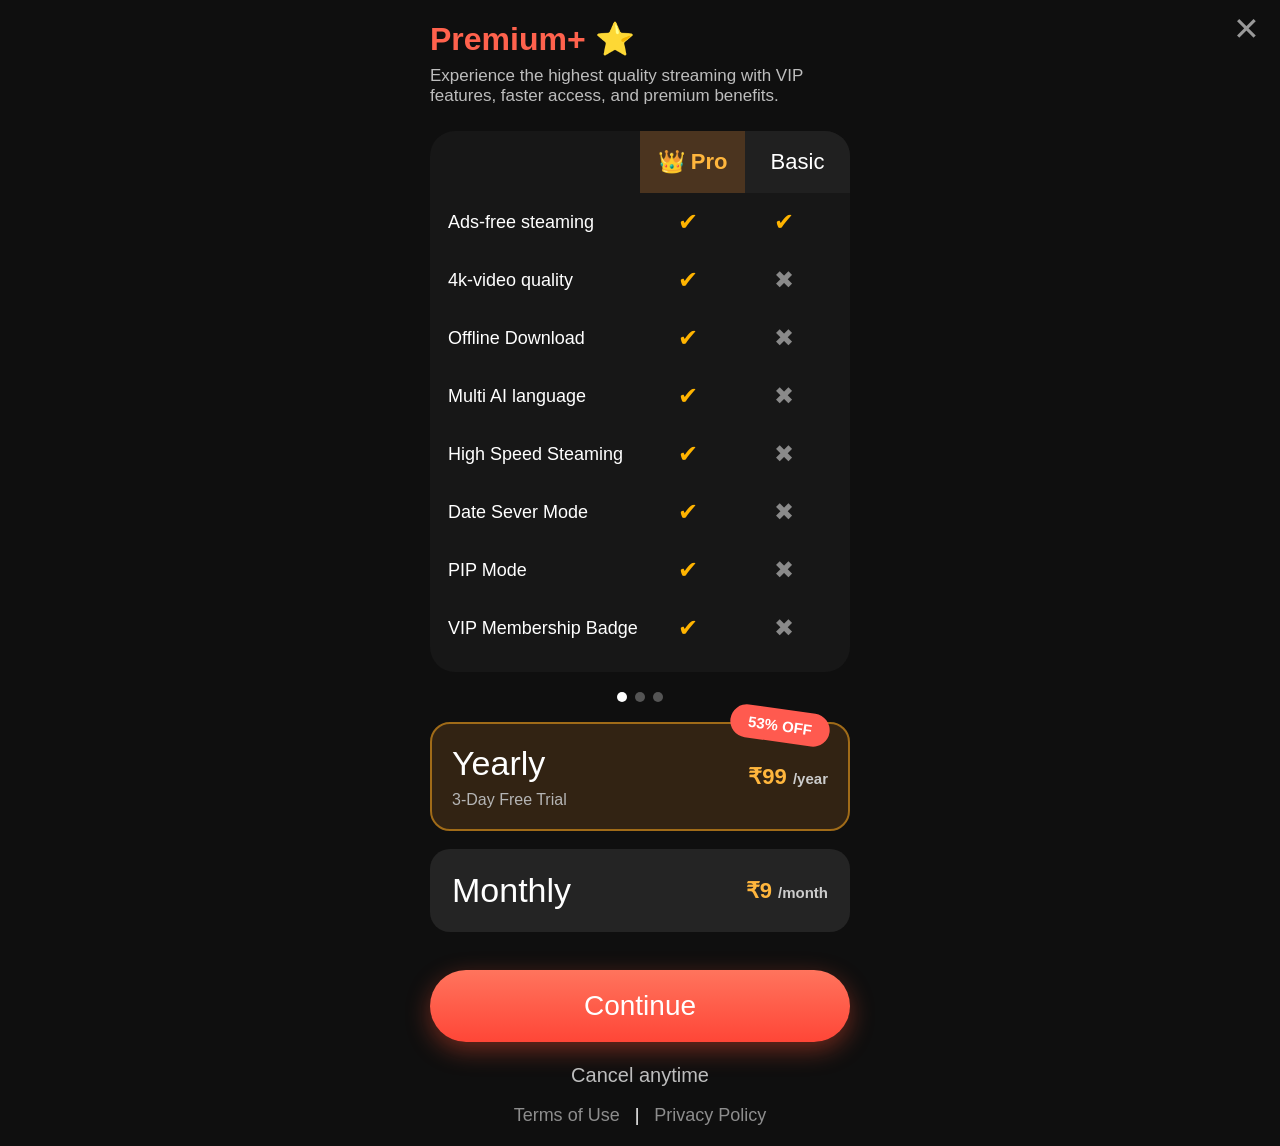
<file: page.html>
<!DOCTYPE html>
<html lang="en">
<head>
  <meta charset="UTF-8">
  <meta name="viewport" content="width=device-width, initial-scale=1.0">
  <title>Premium</title>

  <link rel="stylesheet" href="premium.css">
</head>
<body>

<div class="container">

  <!-- Close Button -->
  <button class="close-btn" onclick="history.back()">✕</button>
  <!-- Header -->
  <h1 class="title">Premium+ ⭐</h1>
  <p class="subtitle">Experience the highest quality streaming with VIP features, faster access, and premium benefits.</p>

  <!-- Feature Card -->
  <div class="feature-card">

    <div class="table-header">
      <div></div>
      <div class="pro">👑 Pro</div>
      <div class="basic">Basic</div>
    </div>

    <div class="row">
      <span>Ads-free steaming</span>
      <span class="yes">✔</span>
      <span class="yes">✔</span>
    </div>

    <div class="row">
      <span>4k-video quality</span>
      <span class="yes">✔</span>
      <span class="no">✖</span>
    </div>

    <div class="row">
      <span>Offline Download</span>
      <span class="yes">✔</span>
      <span class="no">✖</span>
    </div>

    <div class="row">
      <span>Multi AI language</span>
      <span class="yes">✔</span>
      <span class="no">✖</span>
    </div>

    <div class="row">
      <span>High Speed Steaming</span>
      <span class="yes">✔</span>
      <span class="no">✖</span>
    </div>

    <div class="row">
      <span>Date Sever Mode</span>
      <span class="yes">✔</span>
      <span class="no">✖</span>
    </div>

    <div class="row">
      <span>PIP Mode</span>
      <span class="yes">✔</span>
      <span class="no">✖</span>
    </div>

    <div class="row">
      <span>VIP Membership Badge</span>
      <span class="yes">✔</span>
      <span class="no">✖</span>
    </div>

  </div>

  <!-- Slider Dots -->
  <div class="dots">
    <span class="active"></span>
    <span></span>
    <span></span>
  </div>

  <!-- Plans -->

  <div class="plan selected">

    <div>
      <h2>Yearly</h2>
      <p>3-Day Free Trial</p>
    </div>

    <div class="price">
      ₹99
      <small>/year</small>
    </div>

    <div class="badge">
      53% OFF
    </div>

  </div>

  <div class="plan">

    <div>
      <h2>Monthly</h2>
    </div>

    <div class="price">
      ₹9
      <small>/month</small>
    </div>

  </div>

  <!-- Continue -->

  <button class="continue-btn">
      Continue
  </button>

  <p class="cancel">
      Cancel anytime
  </p>

  <div class="footer-links">

      <a href="#">Terms of Use</a>

      |

      <a href="#">Privacy Policy</a>

  </div>

</div>
<!-- Payment Popup -->
<div id="paymentPopup" class="popup">

  <div class="popup-content">

    <span class="close-popup">&times;</span>

    <h2>Complete Payment</h2>

    <img src="qr.png" class="qr-image" alt="QR Code">
    <div class="payment-steps">
    <p><b>STEP 1:</b> SCAN ANY BARCODE</p>
    <p><b>STEP 2:</b> COMPLETE PAYMENT</p>
    <p><b>STEP 3:</b> PUT AMOUNT &amp; ORDER / TRANSACTION ID</p>
    <p><b>STEP 4:</b> CLICK ON PAY BUTTON</p>
</div>

    <input
      type="text"
      id="utr"
      placeholder="Enter UTR Number"
    >

    <input
      type="number"
      id="amount"
      placeholder="Enter Amount"
    >

    <button id="payBtn">
      Pay
    </button>

    <p id="successMsg"></p>

  </div>

</div>

<script src="premium.js"></script>

</body>
</html>
</file>
<file: premium.css>
*{
margin:0;
padding:0;
box-sizing:border-box;
font-family:Arial,sans-serif;
}

body{
background:#0f0f0f;
color:#fff;
display:flex;
justify-content:center;
padding:20px;
}

.container{
width:100%;
max-width:420px;
}

.close-btn{
position: fixed;
right: 20px;
top: 10px;
background:none;
border:none;
color:#999;
font-size:32px;
cursor:pointer;
margin-bottom:20px;
}

.title{
color:#ff624d;
font-size:32px;
font-weight:bold;
}

.subtitle{
color:#bdbdbd;
margin-top:8px;
margin-bottom:25px;
font-size:17px;
}

.feature-card{
background:#171717;
border-radius:25px;
overflow:hidden;
padding-bottom:15px;
}

.table-header{
display:grid;
grid-template-columns:2fr 1fr 1fr;
text-align:center;
}

.pro{
background:#4b341f;
color:#ffb63d;
padding:18px 0;
font-size:22px;
font-weight:bold;
}

.basic{
background:#202020;
padding:18px 0;
font-size:22px;
}

.row{
display:grid;
grid-template-columns:2fr 1fr 1fr;
align-items:center;
padding:15px 18px;
font-size:18px;
}

.row span:nth-child(2),
.row span:nth-child(3){
text-align:center;
font-size:24px;
}

.yes{
color:#ffb400;
}

.no{
color:#8a8a8a;
}

.dots{
display:flex;
justify-content:center;
gap:8px;
margin:20px 0;
}

.dots span{
width:10px;
height:10px;
border-radius:50%;
background:#555;
}

.dots .active{
background:#fff;
}

.plan{
position:relative;
display:flex;
justify-content:space-between;
align-items:center;
background:#242424;
border-radius:20px;
padding:20px;
margin-bottom:18px;
border:2px solid transparent;
cursor:pointer;
transition:.3s;
}

.plan.selected{
border-color:#a06b18;
background:#322313;
}

.plan h2{
font-size:34px;
font-weight:500;
}

.plan p{
color:#b5b5b5;
margin-top:8px;
}

.price{
font-size:22px;
color:#ffb63d;
font-weight:bold;
}

.price small{
color:#ccc;
font-size:15px;
}

.badge{
position:absolute;
top:-15px;
right:18px;
background:#ff5a4f;
padding:8px 18px;
border-radius:30px;
font-size:15px;
font-weight:bold;
transform:rotate(8deg);
}

.continue-btn{
width:100%;
border:none;
border-radius:50px;
padding:20px;
font-size:28px;
color:white;
cursor:pointer;
margin-top:20px;
background:linear-gradient(#ff745d,#ff4637);
box-shadow:0 8px 25px rgba(255,80,50,.4);
}

.cancel{
text-align:center;
color:#bdbdbd;
margin-top:22px;
font-size:20px;
}

.footer-links{
text-align:center;
margin-top:18px;
font-size:18px;
}

.footer-links a{
color:#8d8d8d;
text-decoration:none;
margin:0 10px;
}
/* Payment Popup */

.popup{
display:none;
position:fixed;
top:0;
left:0;
width:100%;
height:100%;
background:rgba(0,0,0,.75);
justify-content:center;
align-items:center;
z-index:99999;
}

.popup-content{
width:90%;
max-width:360px;
background:#1b1b1b;
border-radius:20px;
padding:20px;
text-align:center;
position:relative;
}

.close-popup{
position:absolute;
top:12px;
right:15px;
font-size:30px;
color:white;
cursor:pointer;
}

.qr-image{
width:220px;
height:220px;
object-fit:contain;
margin:15px auto;
display:block;
border-radius:12px;
}

.popup input{
width:100%;
padding:14px;
margin:10px 0;
border:none;
border-radius:10px;
background:#2d2d2d;
color:white;
font-size:16px;
}

#payBtn{
width:100%;
padding:15px;
margin-top:10px;
border:none;
border-radius:30px;
background:#ff5b45;
color:white;
font-size:20px;
font-weight:bold;
cursor:pointer;
}

#successMsg{
margin-top:15px;
font-size:20px;
font-weight:bold;
color:#f20707;
}
.payment-steps{
    margin:15px 0;
    text-align:left;
    color:#fff;
    font-size:15px;
    line-height:1.8;
}

.payment-steps p{
    margin:4px 0;
}

.payment-steps b{
    color:#ffb400;
}
</file>
